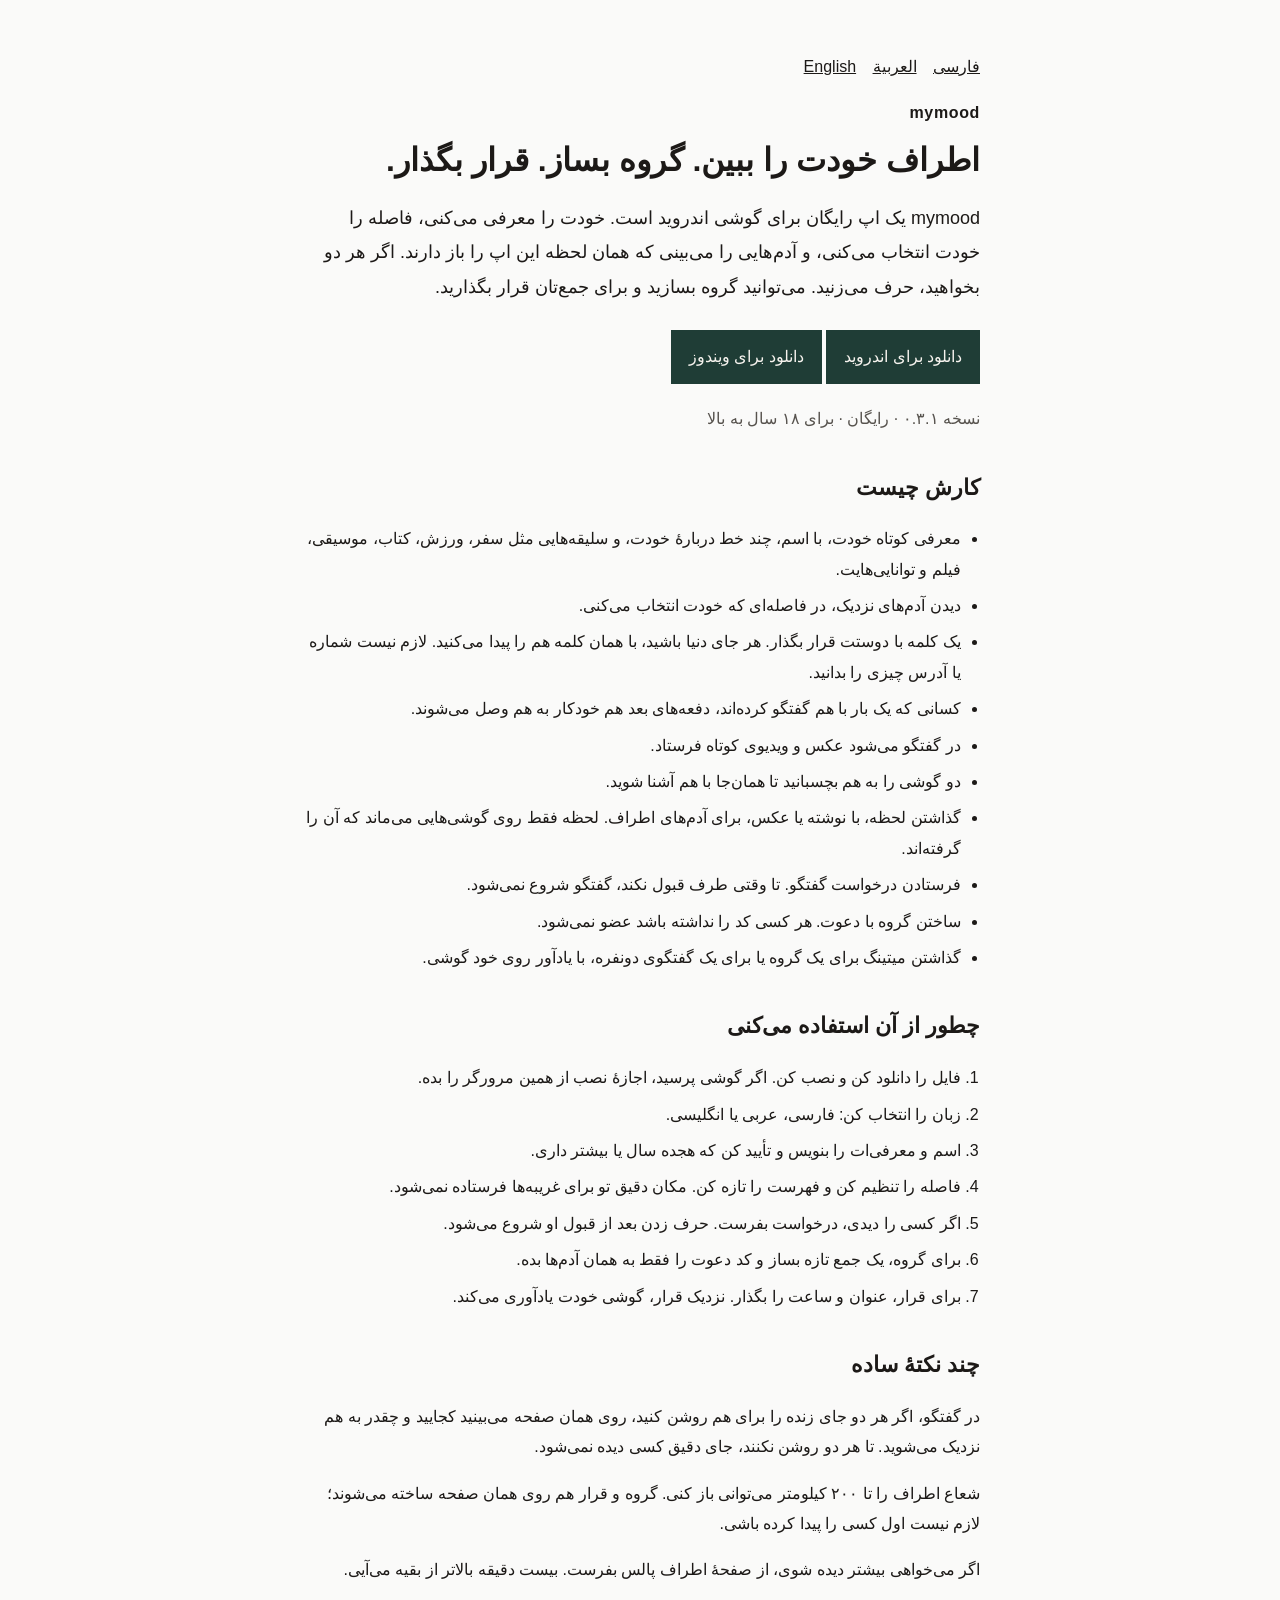
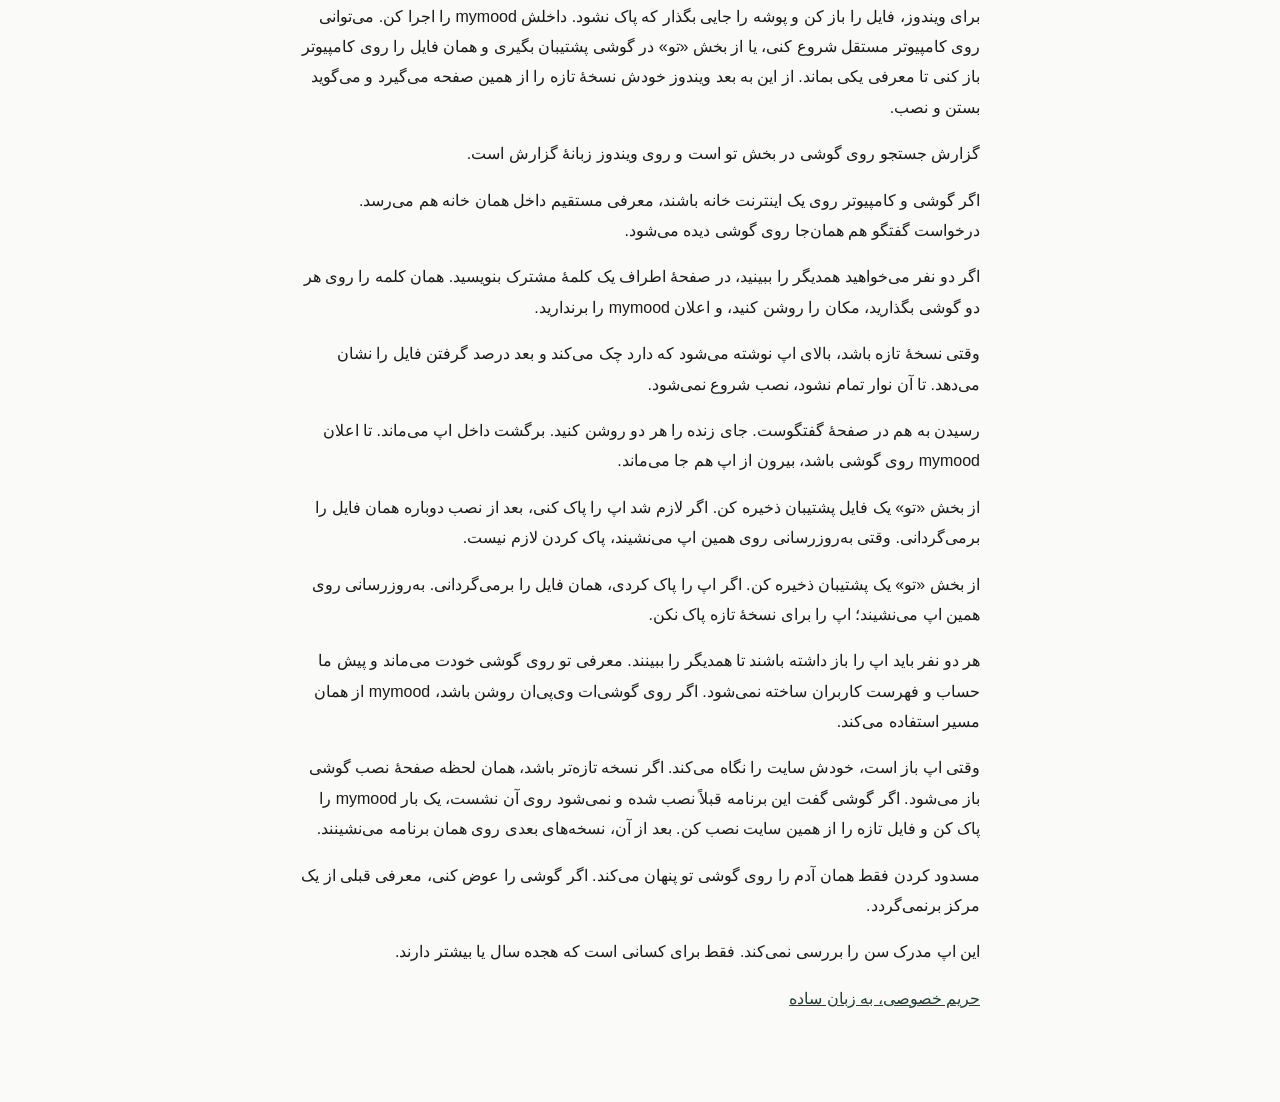
<file: index.html>
<!DOCTYPE html>
<html lang="fa" dir="rtl">
<head>
  <meta charset="utf-8" />
  <meta name="viewport" content="width=device-width, initial-scale=1" />
  <title>mymood | آدم‌های اطراف، گروه و قرار</title>
  <meta name="description" content="mymood اپ رایگان اندروید است. اطراف خودت را می‌بینی، خودت را معرفی می‌کنی، گروه می‌سازی و قرار می‌گذاری. بدون ثبت‌نام." />
  <meta name="robots" content="index,follow" />
  <link rel="canonical" href="https://megavegas.github.io/mymood-site/" />
  <link rel="alternate" hreflang="fa" href="https://megavegas.github.io/mymood-site/" />
  <link rel="alternate" hreflang="ar" href="https://megavegas.github.io/mymood-site/ar.html" />
  <link rel="alternate" hreflang="en" href="https://megavegas.github.io/mymood-site/en.html" />
  <link rel="alternate" hreflang="x-default" href="https://megavegas.github.io/mymood-site/" />
  <meta property="og:title" content="mymood | آدم‌های اطراف، گروه و قرار" />
  <meta property="og:description" content="اطراف خودت را ببین، گروه بساز و قرار بگذار. معرفی‌ات پیش ما نمی‌ماند." />
  <meta property="og:type" content="website" />
  <meta property="og:url" content="https://megavegas.github.io/mymood-site/" />
  <meta property="og:locale" content="fa_IR" />
  <link rel="icon" href="icon.svg" type="image/svg+xml" />
  <link rel="stylesheet" href="site.css" />
  <script type="application/ld+json">
  {
    "@context": "https://schema.org",
    "@type": "MobileApplication",
    "name": "mymood",
    "operatingSystem": "Android",
    "applicationCategory": "SocialNetworkingApplication",
    "offers": { "@type": "Offer", "price": "0", "priceCurrency": "USD" },
    "inLanguage": ["fa", "ar", "en"],
    "downloadUrl": "https://megavegas.github.io/mymood-site/downloads/mymood.apk",
    "description": "اپ رایگان برای دیدن آدم‌های اطراف، ساختن گروه و گذاشتن قرار. بدون ثبت‌نام."
  }
  </script>
</head>
<body>
  <main>
    <p class="langs"><a href="index.html" aria-current="page">فارسی</a> <a href="ar.html">العربية</a> <a href="en.html">English</a></p>
    <p class="mark">mymood</p>
    <h1>اطراف خودت را ببین. گروه بساز. قرار بگذار.</h1>
    <p class="lead">mymood یک اپ رایگان برای گوشی اندروید است. خودت را معرفی می‌کنی، فاصله را خودت انتخاب می‌کنی، و آدم‌هایی را می‌بینی که همان لحظه این اپ را باز دارند. اگر هر دو بخواهید، حرف می‌زنید. می‌توانید گروه بسازید و برای جمع‌تان قرار بگذارید.</p>
    <a class="btn" href="downloads/mymood.apk" download>دانلود برای اندروید</a>
    <a class="btn" href="downloads/mymood-windows.zip">دانلود برای ویندوز</a>
    <p class="note">نسخه ۰.۳.۱ · رایگان · برای ۱۸ سال به بالا</p>

    <h2>کارش چیست</h2>
    <ul>
      <li>معرفی کوتاه خودت، با اسم، چند خط دربارهٔ خودت، و سلیقه‌هایی مثل سفر، ورزش، کتاب، موسیقی، فیلم و توانایی‌هایت.</li>
      <li>دیدن آدم‌های نزدیک، در فاصله‌ای که خودت انتخاب می‌کنی.</li>
      <li>یک کلمه با دوستت قرار بگذار. هر جای دنیا باشید، با همان کلمه هم را پیدا می‌کنید. لازم نیست شماره یا آدرس چیزی را بدانید.</li>
      <li>کسانی که یک بار با هم گفتگو کرده‌اند، دفعه‌های بعد هم خودکار به هم وصل می‌شوند.</li>
      <li>در گفتگو می‌شود عکس و ویدیوی کوتاه فرستاد.</li>
      <li>دو گوشی را به هم بچسبانید تا همان‌جا با هم آشنا شوید.</li>
      <li>گذاشتن لحظه، با نوشته یا عکس، برای آدم‌های اطراف. لحظه فقط روی گوشی‌هایی می‌ماند که آن را گرفته‌اند.</li>
      <li>فرستادن درخواست گفتگو. تا وقتی طرف قبول نکند، گفتگو شروع نمی‌شود.</li>
      <li>ساختن گروه با دعوت. هر کسی کد را نداشته باشد عضو نمی‌شود.</li>
      <li>گذاشتن میتینگ برای یک گروه یا برای یک گفتگوی دونفره، با یادآور روی خود گوشی.</li>
    </ul>

    <h2>چطور از آن استفاده می‌کنی</h2>
    <ol>
      <li>فایل را دانلود کن و نصب کن. اگر گوشی پرسید، اجازهٔ نصب از همین مرورگر را بده.</li>
      <li>زبان را انتخاب کن: فارسی، عربی یا انگلیسی.</li>
      <li>اسم و معرفی‌ات را بنویس و تأیید کن که هجده سال یا بیشتر داری.</li>
      <li>فاصله را تنظیم کن و فهرست را تازه کن. مکان دقیق تو برای غریبه‌ها فرستاده نمی‌شود.</li>
      <li>اگر کسی را دیدی، درخواست بفرست. حرف زدن بعد از قبول او شروع می‌شود.</li>
      <li>برای گروه، یک جمع تازه بساز و کد دعوت را فقط به همان آدم‌ها بده.</li>
      <li>برای قرار، عنوان و ساعت را بگذار. نزدیک قرار، گوشی خودت یادآوری می‌کند.</li>
    </ol>

    <h2>چند نکتهٔ ساده</h2>
    <p>در گفتگو، اگر هر دو جای زنده را برای هم روشن کنید، روی همان صفحه می‌بینید کجایید و چقدر به هم نزدیک می‌شوید. تا هر دو روشن نکنند، جای دقیق کسی دیده نمی‌شود.</p>
    <p>شعاع اطراف را تا ۲۰۰ کیلومتر می‌توانی باز کنی. گروه و قرار هم روی همان صفحه ساخته می‌شوند؛ لازم نیست اول کسی را پیدا کرده باشی.</p>
    <p>اگر می‌خواهی بیشتر دیده شوی، از صفحهٔ اطراف پالس بفرست. بیست دقیقه بالاتر از بقیه می‌آیی.</p>
    <p>برای ویندوز، فایل را باز کن و پوشه را جایی بگذار که پاک نشود. داخلش mymood را اجرا کن. می‌توانی روی کامپیوتر مستقل شروع کنی، یا از بخش «تو» در گوشی پشتیبان بگیری و همان فایل را روی کامپیوتر باز کنی تا معرفی یکی بماند. از این به بعد ویندوز خودش نسخهٔ تازه را از همین صفحه می‌گیرد و می‌گوید بستن و نصب.</p>
    <p>گزارش جستجو روی گوشی در بخش تو است و روی ویندوز زبانهٔ گزارش است.</p>
    <p>اگر گوشی و کامپیوتر روی یک اینترنت خانه باشند، معرفی مستقیم داخل همان خانه هم می‌رسد. درخواست گفتگو هم همان‌جا روی گوشی دیده می‌شود.</p>
    <p>اگر دو نفر می‌خواهید همدیگر را ببینید، در صفحهٔ اطراف یک کلمهٔ مشترک بنویسید. همان کلمه را روی هر دو گوشی بگذارید، مکان را روشن کنید، و اعلان mymood را برندارید.</p>
    <p>وقتی نسخهٔ تازه باشد، بالای اپ نوشته می‌شود که دارد چک می‌کند و بعد درصد گرفتن فایل را نشان می‌دهد. تا آن نوار تمام نشود، نصب شروع نمی‌شود.</p>
    <p>رسیدن به هم در صفحهٔ گفتگوست. جای زنده را هر دو روشن کنید. برگشت داخل اپ می‌ماند. تا اعلان mymood روی گوشی باشد، بیرون از اپ هم جا می‌ماند.</p>
    <p>از بخش «تو» یک فایل پشتیبان ذخیره کن. اگر لازم شد اپ را پاک کنی، بعد از نصب دوباره همان فایل را برمی‌گردانی. وقتی به‌روزرسانی روی همین اپ می‌نشیند، پاک کردن لازم نیست.</p>
    <p>از بخش «تو» یک پشتیبان ذخیره کن. اگر اپ را پاک کردی، همان فایل را برمی‌گردانی. به‌روزرسانی روی همین اپ می‌نشیند؛ اپ را برای نسخهٔ تازه پاک نکن.</p>
    <p>هر دو نفر باید اپ را باز داشته باشند تا همدیگر را ببینند. معرفی تو روی گوشی خودت می‌ماند و پیش ما حساب و فهرست کاربران ساخته نمی‌شود. اگر روی گوشی‌ات وی‌پی‌ان روشن باشد، mymood از همان مسیر استفاده می‌کند.</p>
    <p>وقتی اپ باز است، خودش سایت را نگاه می‌کند. اگر نسخه تازه‌تر باشد، همان لحظه صفحهٔ نصب گوشی باز می‌شود. اگر گوشی گفت این برنامه قبلاً نصب شده و نمی‌شود روی آن نشست، یک بار mymood را پاک کن و فایل تازه را از همین سایت نصب کن. بعد از آن، نسخه‌های بعدی روی همان برنامه می‌نشینند.</p>
    <p>مسدود کردن فقط همان آدم را روی گوشی تو پنهان می‌کند. اگر گوشی را عوض کنی، معرفی قبلی از یک مرکز برنمی‌گردد.</p>
    <p>این اپ مدرک سن را بررسی نمی‌کند. فقط برای کسانی است که هجده سال یا بیشتر دارند.</p>

    <p><a href="privacy.html">حریم خصوصی، به زبان ساده</a></p>
  </main>
</body>
</html>
</file>
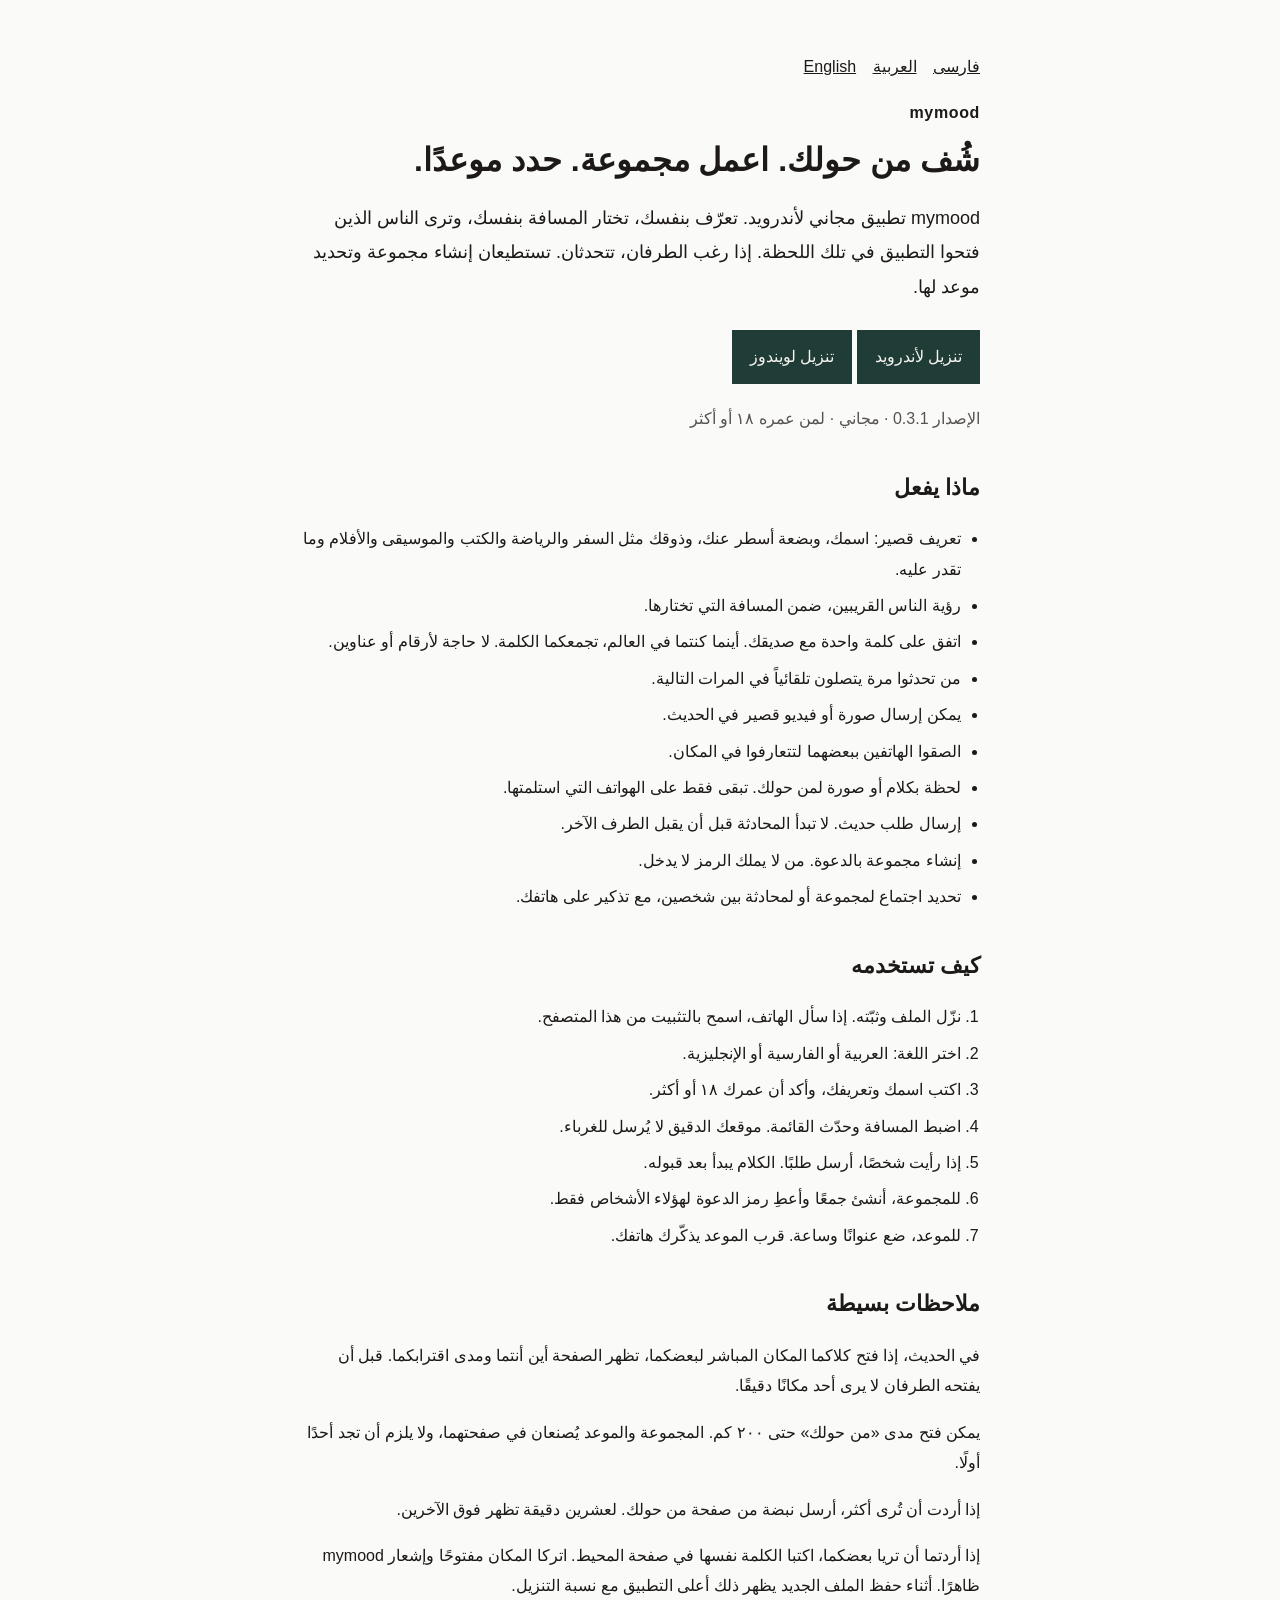
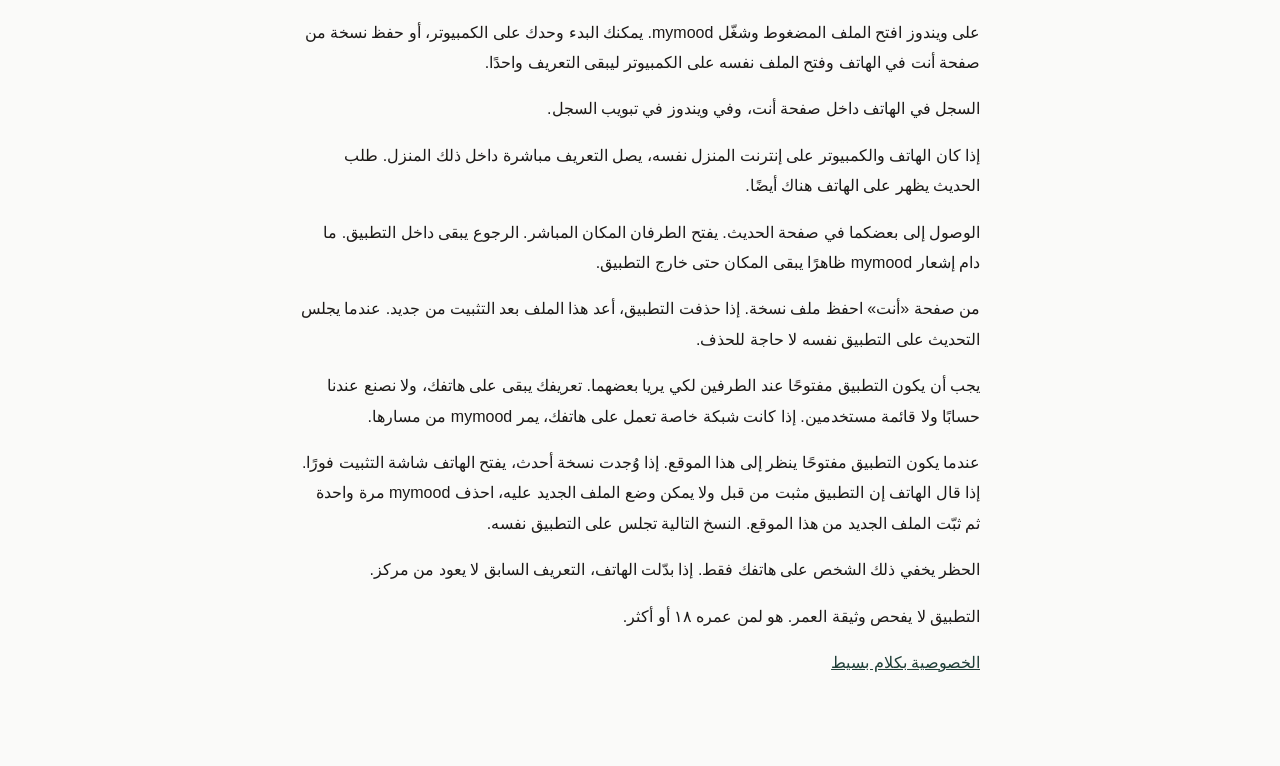
<file: ar.html>
<!DOCTYPE html>
<html lang="ar" dir="rtl">
<head>
  <meta charset="utf-8" />
  <meta name="viewport" content="width=device-width, initial-scale=1" />
  <title>mymood | من حولك، ومجموعة، وموعد</title>
  <meta name="description" content="mymood تطبيق أندرويد مجاني. ترى من حولك، تعرّف بنفسك، تنشئ مجموعة وتحدد موعدًا. بلا تسجيل." />
  <meta name="robots" content="index,follow" />
  <link rel="canonical" href="https://megavegas.github.io/mymood-site/ar.html" />
  <link rel="alternate" hreflang="fa" href="https://megavegas.github.io/mymood-site/" />
  <link rel="alternate" hreflang="ar" href="https://megavegas.github.io/mymood-site/ar.html" />
  <link rel="alternate" hreflang="en" href="https://megavegas.github.io/mymood-site/en.html" />
  <link rel="alternate" hreflang="x-default" href="https://megavegas.github.io/mymood-site/" />
  <meta property="og:title" content="mymood | من حولك، ومجموعة، وموعد" />
  <meta property="og:description" content="شُف من حولك، اعمل مجموعة، وحدد موعدًا. تعريفك لا يُحفظ عندنا." />
  <meta property="og:type" content="website" />
  <meta property="og:url" content="https://megavegas.github.io/mymood-site/ar.html" />
  <meta property="og:locale" content="ar" />
  <link rel="icon" href="icon.svg" type="image/svg+xml" />
  <link rel="stylesheet" href="site.css" />
</head>
<body>
  <main>
    <p class="langs"><a href="index.html">فارسی</a> <a href="ar.html" aria-current="page">العربية</a> <a href="en.html">English</a></p>
    <p class="mark">mymood</p>
    <h1>شُف من حولك. اعمل مجموعة. حدد موعدًا.</h1>
    <p class="lead">mymood تطبيق مجاني لأندرويد. تعرّف بنفسك، تختار المسافة بنفسك، وترى الناس الذين فتحوا التطبيق في تلك اللحظة. إذا رغب الطرفان، تتحدثان. تستطيعان إنشاء مجموعة وتحديد موعد لها.</p>
    <a class="btn" href="downloads/mymood.apk" download>تنزيل لأندرويد</a>
    <a class="btn" href="downloads/mymood-windows.zip">تنزيل لويندوز</a>
    <p class="note">الإصدار 0.3.1 · مجاني · لمن عمره ١٨ أو أكثر</p>

    <h2>ماذا يفعل</h2>
    <ul>
      <li>تعريف قصير: اسمك، وبضعة أسطر عنك، وذوقك مثل السفر والرياضة والكتب والموسيقى والأفلام وما تقدر عليه.</li>
      <li>رؤية الناس القريبين، ضمن المسافة التي تختارها.</li>
      <li>اتفق على كلمة واحدة مع صديقك. أينما كنتما في العالم، تجمعكما الكلمة. لا حاجة لأرقام أو عناوين.</li>
      <li>من تحدثوا مرة يتصلون تلقائياً في المرات التالية.</li>
      <li>يمكن إرسال صورة أو فيديو قصير في الحديث.</li>
      <li>الصقوا الهاتفين ببعضهما لتتعارفوا في المكان.</li>
      <li>لحظة بكلام أو صورة لمن حولك. تبقى فقط على الهواتف التي استلمتها.</li>
      <li>إرسال طلب حديث. لا تبدأ المحادثة قبل أن يقبل الطرف الآخر.</li>
      <li>إنشاء مجموعة بالدعوة. من لا يملك الرمز لا يدخل.</li>
      <li>تحديد اجتماع لمجموعة أو لمحادثة بين شخصين، مع تذكير على هاتفك.</li>
    </ul>

    <h2>كيف تستخدمه</h2>
    <ol>
      <li>نزّل الملف وثبّته. إذا سأل الهاتف، اسمح بالتثبيت من هذا المتصفح.</li>
      <li>اختر اللغة: العربية أو الفارسية أو الإنجليزية.</li>
      <li>اكتب اسمك وتعريفك، وأكد أن عمرك ١٨ أو أكثر.</li>
      <li>اضبط المسافة وحدّث القائمة. موقعك الدقيق لا يُرسل للغرباء.</li>
      <li>إذا رأيت شخصًا، أرسل طلبًا. الكلام يبدأ بعد قبوله.</li>
      <li>للمجموعة، أنشئ جمعًا وأعطِ رمز الدعوة لهؤلاء الأشخاص فقط.</li>
      <li>للموعد، ضع عنوانًا وساعة. قرب الموعد يذكّرك هاتفك.</li>
    </ol>

    <h2>ملاحظات بسيطة</h2>
    <p>في الحديث، إذا فتح كلاكما المكان المباشر لبعضكما، تظهر الصفحة أين أنتما ومدى اقترابكما. قبل أن يفتحه الطرفان لا يرى أحد مكانًا دقيقًا.</p>
    <p>يمكن فتح مدى «من حولك» حتى ٢٠٠ كم. المجموعة والموعد يُصنعان في صفحتهما، ولا يلزم أن تجد أحدًا أولًا.</p>
    <p>إذا أردت أن تُرى أكثر، أرسل نبضة من صفحة من حولك. لعشرين دقيقة تظهر فوق الآخرين.</p>
    <p>إذا أردتما أن تريا بعضكما، اكتبا الكلمة نفسها في صفحة المحيط. اتركا المكان مفتوحًا وإشعار mymood ظاهرًا. أثناء حفظ الملف الجديد يظهر ذلك أعلى التطبيق مع نسبة التنزيل.</p>
    <p>على ويندوز افتح الملف المضغوط وشغّل mymood. يمكنك البدء وحدك على الكمبيوتر، أو حفظ نسخة من صفحة أنت في الهاتف وفتح الملف نفسه على الكمبيوتر ليبقى التعريف واحدًا.</p>
    <p>السجل في الهاتف داخل صفحة أنت، وفي ويندوز في تبويب السجل.</p>
    <p>إذا كان الهاتف والكمبيوتر على إنترنت المنزل نفسه، يصل التعريف مباشرة داخل ذلك المنزل. طلب الحديث يظهر على الهاتف هناك أيضًا.</p>
    <p>الوصول إلى بعضكما في صفحة الحديث. يفتح الطرفان المكان المباشر. الرجوع يبقى داخل التطبيق. ما دام إشعار mymood ظاهرًا يبقى المكان حتى خارج التطبيق.</p>
    <p>من صفحة «أنت» احفظ ملف نسخة. إذا حذفت التطبيق، أعد هذا الملف بعد التثبيت من جديد. عندما يجلس التحديث على التطبيق نفسه لا حاجة للحذف.</p>
    <p>يجب أن يكون التطبيق مفتوحًا عند الطرفين لكي يريا بعضهما. تعريفك يبقى على هاتفك، ولا نصنع عندنا حسابًا ولا قائمة مستخدمين. إذا كانت شبكة خاصة تعمل على هاتفك، يمر mymood من مسارها.</p>
    <p>عندما يكون التطبيق مفتوحًا ينظر إلى هذا الموقع. إذا وُجدت نسخة أحدث، يفتح الهاتف شاشة التثبيت فورًا. إذا قال الهاتف إن التطبيق مثبت من قبل ولا يمكن وضع الملف الجديد عليه، احذف mymood مرة واحدة ثم ثبّت الملف الجديد من هذا الموقع. النسخ التالية تجلس على التطبيق نفسه.</p>
    <p>الحظر يخفي ذلك الشخص على هاتفك فقط. إذا بدّلت الهاتف، التعريف السابق لا يعود من مركز.</p>
    <p>التطبيق لا يفحص وثيقة العمر. هو لمن عمره ١٨ أو أكثر.</p>

    <p><a href="privacy.html">الخصوصية بكلام بسيط</a></p>
  </main>
</body>
</html>
</file>
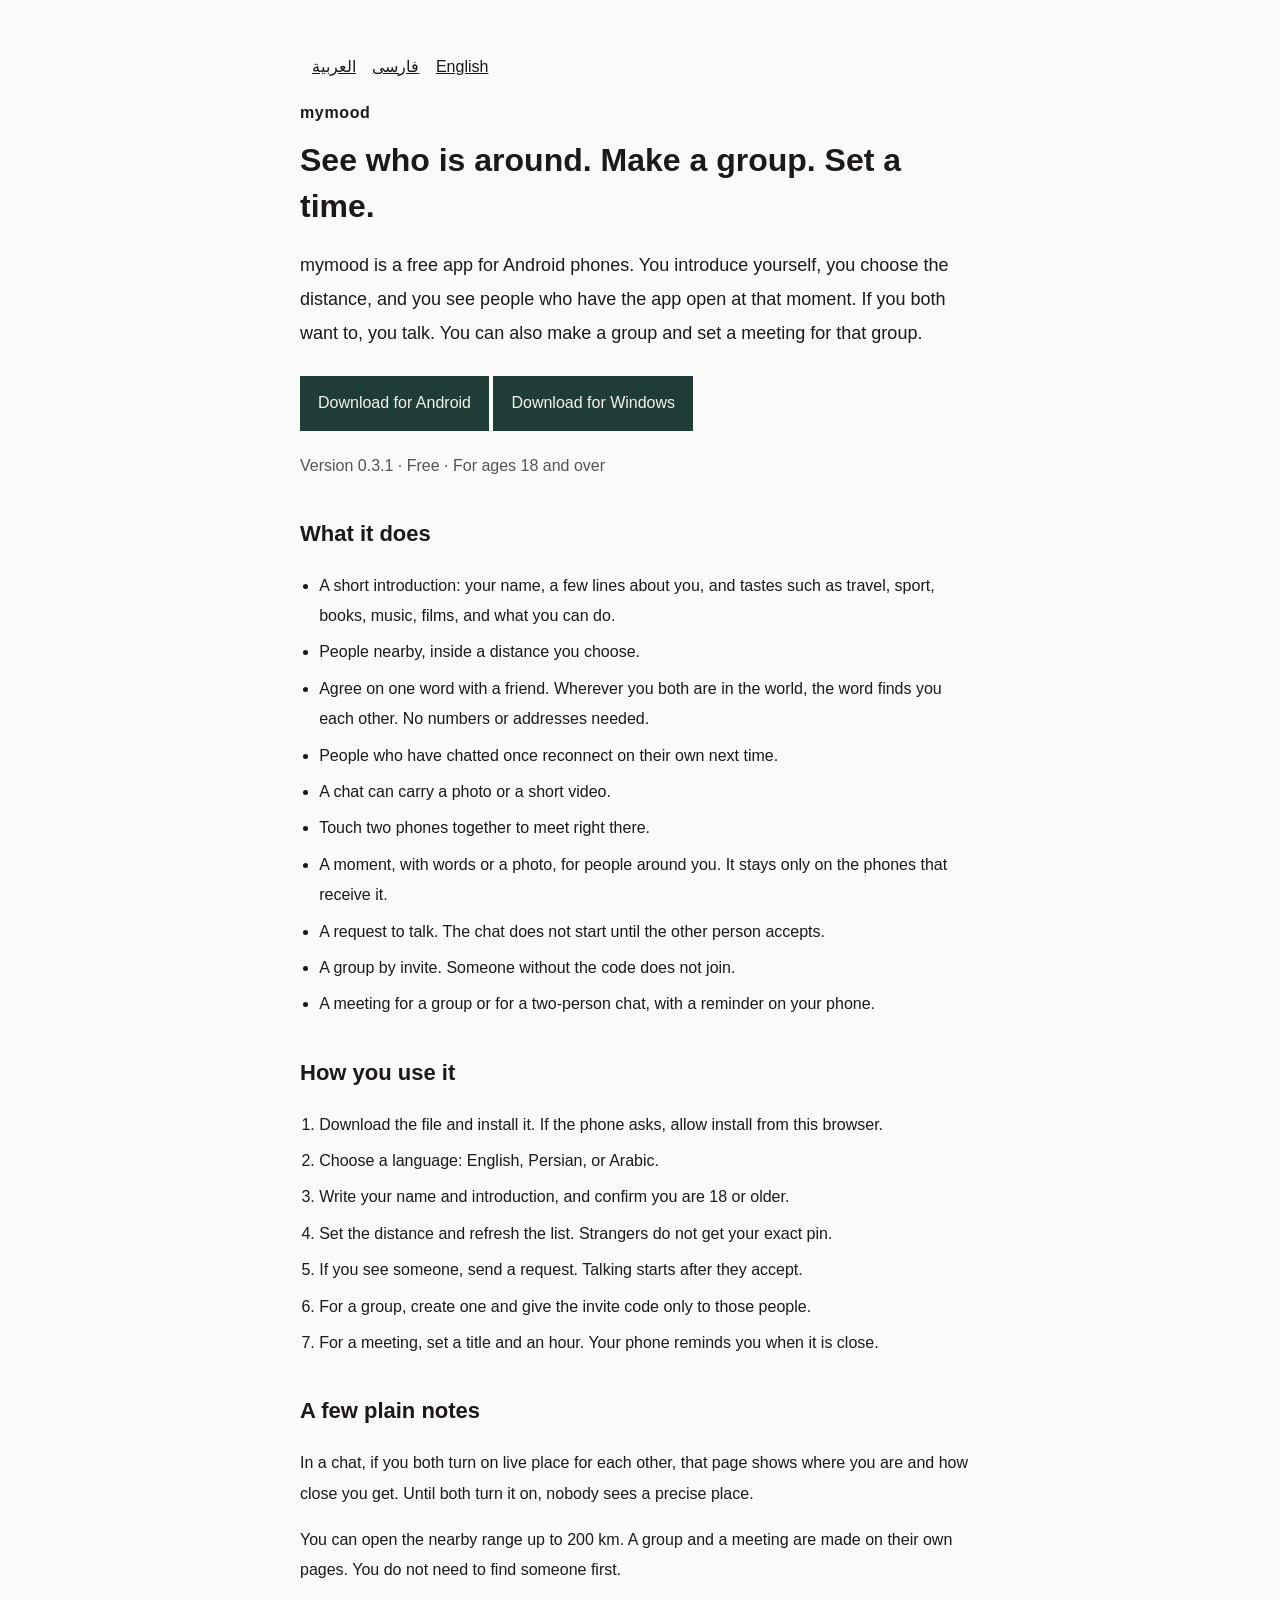
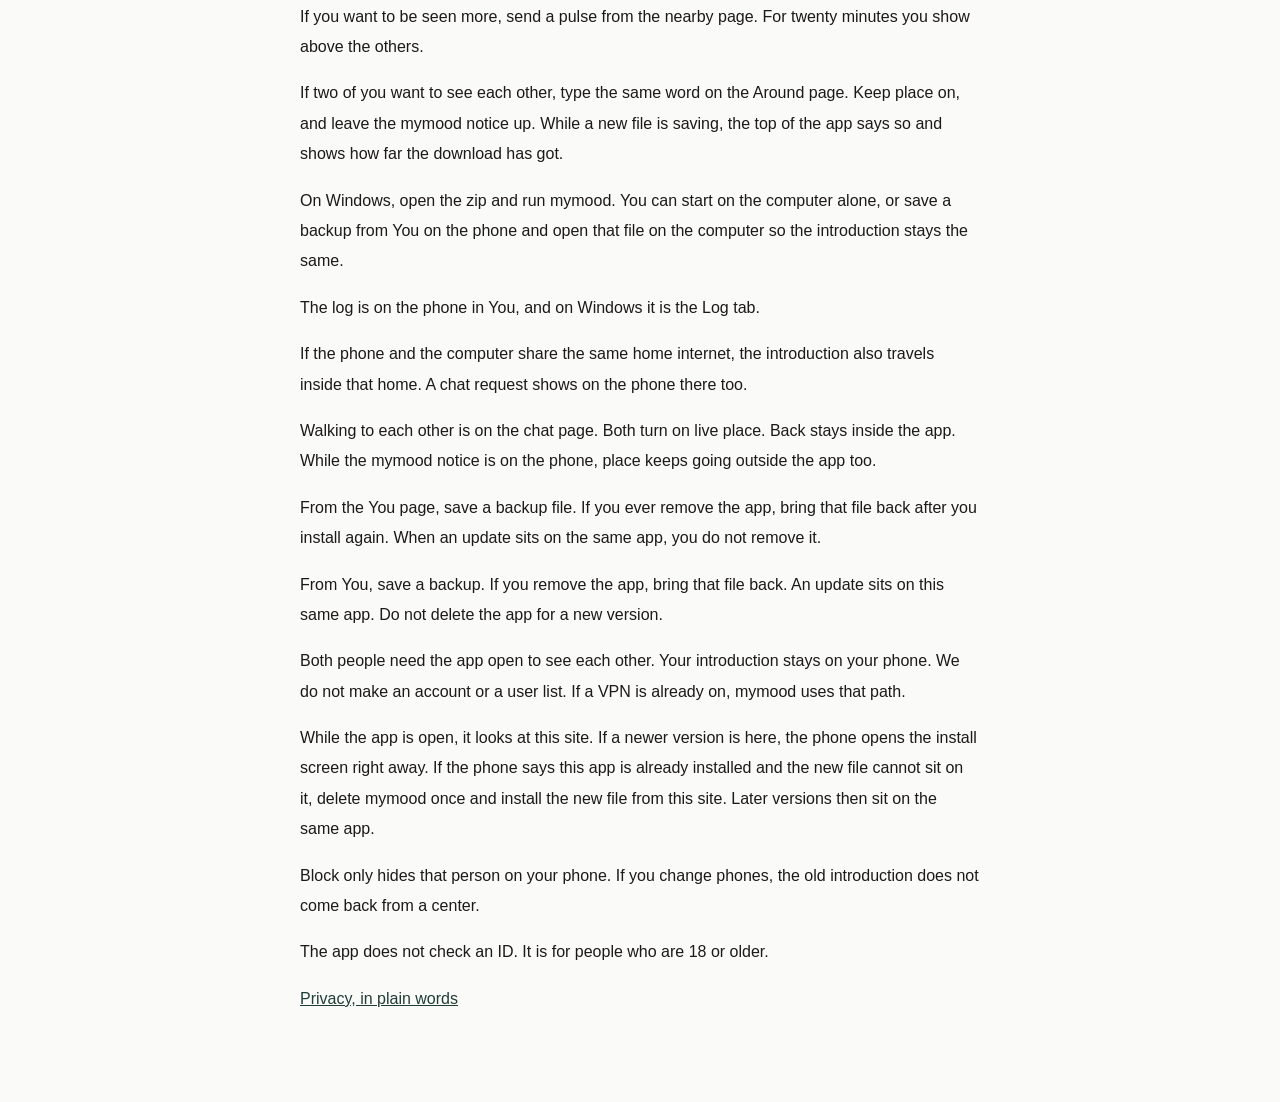
<file: en.html>
<!DOCTYPE html>
<html lang="en" dir="ltr">
<head>
  <meta charset="utf-8" />
  <meta name="viewport" content="width=device-width, initial-scale=1" />
  <title>mymood | People nearby, groups, and meetings</title>
  <meta name="description" content="mymood is a free Android app. See people around you, introduce yourself, make a group, and set a meeting. No sign-up." />
  <meta name="robots" content="index,follow" />
  <link rel="canonical" href="https://megavegas.github.io/mymood-site/en.html" />
  <link rel="alternate" hreflang="fa" href="https://megavegas.github.io/mymood-site/" />
  <link rel="alternate" hreflang="ar" href="https://megavegas.github.io/mymood-site/ar.html" />
  <link rel="alternate" hreflang="en" href="https://megavegas.github.io/mymood-site/en.html" />
  <link rel="alternate" hreflang="x-default" href="https://megavegas.github.io/mymood-site/" />
  <meta property="og:title" content="mymood | People nearby, groups, and meetings" />
  <meta property="og:description" content="See who is around, make a group, and set a time. We do not keep your introduction." />
  <meta property="og:type" content="website" />
  <meta property="og:url" content="https://megavegas.github.io/mymood-site/en.html" />
  <meta property="og:locale" content="en_US" />
  <link rel="icon" href="icon.svg" type="image/svg+xml" />
  <link rel="stylesheet" href="site.css" />
</head>
<body>
  <main class="ltr">
    <p class="langs"><a href="index.html">فارسی</a> <a href="ar.html">العربية</a> <a href="en.html" aria-current="page">English</a></p>
    <p class="mark">mymood</p>
    <h1>See who is around. Make a group. Set a time.</h1>
    <p class="lead">mymood is a free app for Android phones. You introduce yourself, you choose the distance, and you see people who have the app open at that moment. If you both want to, you talk. You can also make a group and set a meeting for that group.</p>
    <a class="btn" href="downloads/mymood.apk" download>Download for Android</a>
    <a class="btn" href="downloads/mymood-windows.zip">Download for Windows</a>
    <p class="note">Version 0.3.1 · Free · For ages 18 and over</p>

    <h2>What it does</h2>
    <ul>
      <li>A short introduction: your name, a few lines about you, and tastes such as travel, sport, books, music, films, and what you can do.</li>
      <li>People nearby, inside a distance you choose.</li>
      <li>Agree on one word with a friend. Wherever you both are in the world, the word finds you each other. No numbers or addresses needed.</li>
      <li>People who have chatted once reconnect on their own next time.</li>
      <li>A chat can carry a photo or a short video.</li>
      <li>Touch two phones together to meet right there.</li>
      <li>A moment, with words or a photo, for people around you. It stays only on the phones that receive it.</li>
      <li>A request to talk. The chat does not start until the other person accepts.</li>
      <li>A group by invite. Someone without the code does not join.</li>
      <li>A meeting for a group or for a two-person chat, with a reminder on your phone.</li>
    </ul>

    <h2>How you use it</h2>
    <ol>
      <li>Download the file and install it. If the phone asks, allow install from this browser.</li>
      <li>Choose a language: English, Persian, or Arabic.</li>
      <li>Write your name and introduction, and confirm you are 18 or older.</li>
      <li>Set the distance and refresh the list. Strangers do not get your exact pin.</li>
      <li>If you see someone, send a request. Talking starts after they accept.</li>
      <li>For a group, create one and give the invite code only to those people.</li>
      <li>For a meeting, set a title and an hour. Your phone reminds you when it is close.</li>
    </ol>

    <h2>A few plain notes</h2>
    <p>In a chat, if you both turn on live place for each other, that page shows where you are and how close you get. Until both turn it on, nobody sees a precise place.</p>
    <p>You can open the nearby range up to 200 km. A group and a meeting are made on their own pages. You do not need to find someone first.</p>
    <p>If you want to be seen more, send a pulse from the nearby page. For twenty minutes you show above the others.</p>
    <p>If two of you want to see each other, type the same word on the Around page. Keep place on, and leave the mymood notice up. While a new file is saving, the top of the app says so and shows how far the download has got.</p>
    <p>On Windows, open the zip and run mymood. You can start on the computer alone, or save a backup from You on the phone and open that file on the computer so the introduction stays the same.</p>
    <p>The log is on the phone in You, and on Windows it is the Log tab.</p>
    <p>If the phone and the computer share the same home internet, the introduction also travels inside that home. A chat request shows on the phone there too.</p>
    <p>Walking to each other is on the chat page. Both turn on live place. Back stays inside the app. While the mymood notice is on the phone, place keeps going outside the app too.</p>
    <p>From the You page, save a backup file. If you ever remove the app, bring that file back after you install again. When an update sits on the same app, you do not remove it.</p>
    <p>From You, save a backup. If you remove the app, bring that file back. An update sits on this same app. Do not delete the app for a new version.</p>
    <p>Both people need the app open to see each other. Your introduction stays on your phone. We do not make an account or a user list. If a VPN is already on, mymood uses that path.</p>
    <p>While the app is open, it looks at this site. If a newer version is here, the phone opens the install screen right away. If the phone says this app is already installed and the new file cannot sit on it, delete mymood once and install the new file from this site. Later versions then sit on the same app.</p>
    <p>Block only hides that person on your phone. If you change phones, the old introduction does not come back from a center.</p>
    <p>The app does not check an ID. It is for people who are 18 or older.</p>

    <p><a href="privacy.html">Privacy, in plain words</a></p>
  </main>
</body>
</html>
</file>
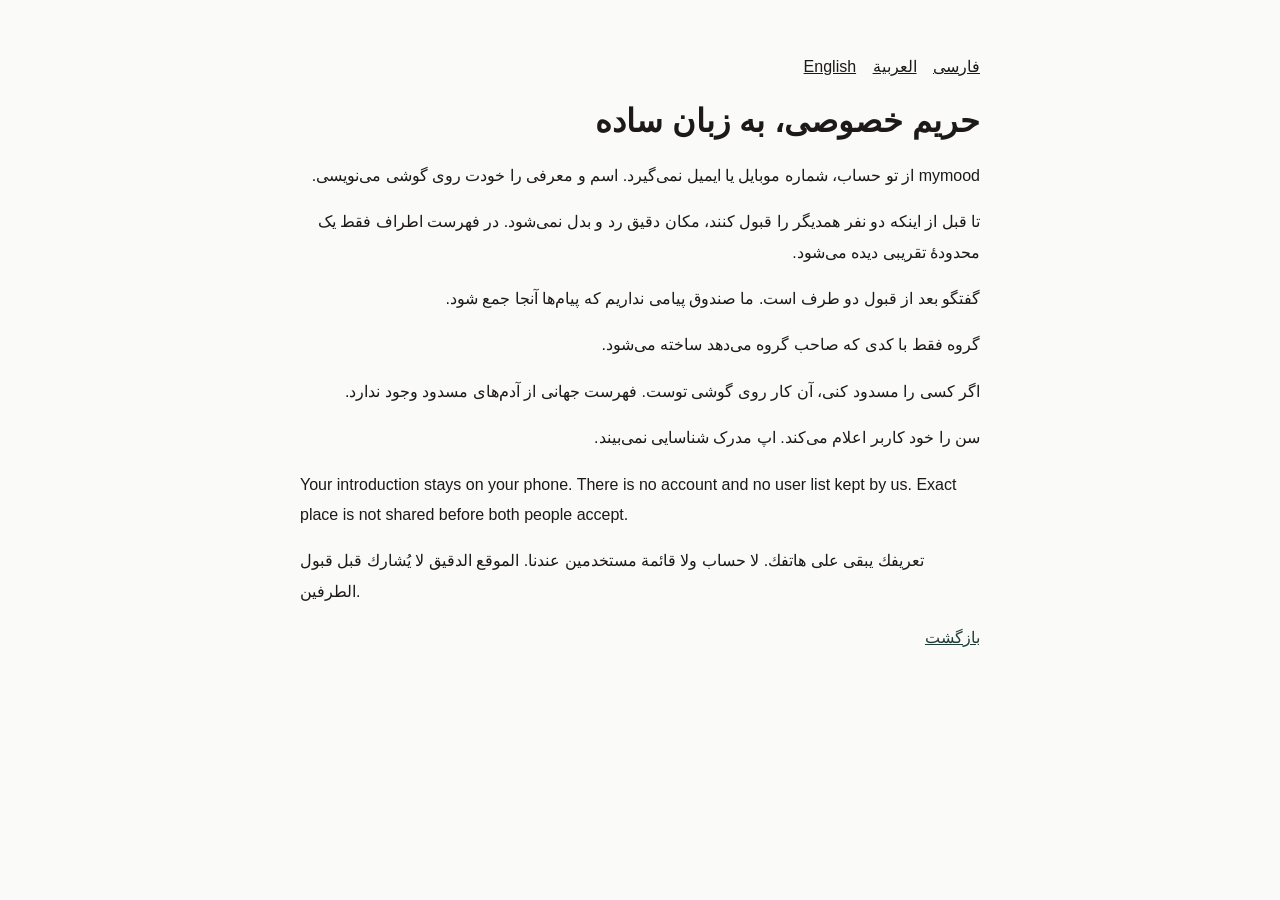
<file: privacy.html>
<!DOCTYPE html>
<html lang="fa" dir="rtl">
<head>
  <meta charset="utf-8" />
  <meta name="viewport" content="width=device-width, initial-scale=1" />
  <title>حریم خصوصی mymood</title>
  <meta name="description" content="در mymood معرفی‌ات روی گوشی خودت می‌ماند. ثبت‌نام و فهرست کاربران پیش ما وجود ندارد." />
  <meta name="robots" content="index,follow" />
  <link rel="canonical" href="https://megavegas.github.io/mymood-site/privacy.html" />
  <link rel="icon" href="icon.svg" type="image/svg+xml" />
  <link rel="stylesheet" href="site.css" />
</head>
<body>
  <main>
    <p class="langs"><a href="index.html">فارسی</a> <a href="ar.html">العربية</a> <a href="en.html">English</a></p>
    <h1>حریم خصوصی، به زبان ساده</h1>
    <p>mymood از تو حساب، شماره موبایل یا ایمیل نمی‌گیرد. اسم و معرفی را خودت روی گوشی می‌نویسی.</p>
    <p>تا قبل از اینکه دو نفر همدیگر را قبول کنند، مکان دقیق رد و بدل نمی‌شود. در فهرست اطراف فقط یک محدودهٔ تقریبی دیده می‌شود.</p>
    <p>گفتگو بعد از قبول دو طرف است. ما صندوق پیامی نداریم که پیام‌ها آنجا جمع شود.</p>
    <p>گروه فقط با کدی که صاحب گروه می‌دهد ساخته می‌شود.</p>
    <p>اگر کسی را مسدود کنی، آن کار روی گوشی توست. فهرست جهانی از آدم‌های مسدود وجود ندارد.</p>
    <p>سن را خود کاربر اعلام می‌کند. اپ مدرک شناسایی نمی‌بیند.</p>
    <p class="ltr" lang="en">Your introduction stays on your phone. There is no account and no user list kept by us. Exact place is not shared before both people accept.</p>
    <p class="ltr" lang="ar" dir="rtl">تعريفك يبقى على هاتفك. لا حساب ولا قائمة مستخدمين عندنا. الموقع الدقيق لا يُشارك قبل قبول الطرفين.</p>
    <p><a href="index.html">بازگشت</a></p>
  </main>
</body>
</html>
</file>
<file: site.css>
:root {
  --ink: #1c1917;
  --muted: #57534e;
  --paper: #fafaf9;
  --card: #ffffff;
  --line: #e7e5e4;
  --btn: #1f3d36;
}
* { box-sizing: border-box; }
body {
  margin: 0;
  background: var(--paper);
  color: var(--ink);
  font-family: Tahoma, "Segoe UI", sans-serif;
  line-height: 1.9;
}
main { max-width: 720px; margin: 0 auto; padding: 36px 20px 72px; }
.ltr { direction: ltr; text-align: left; font-family: "Segoe UI", Tahoma, sans-serif; }
.mark { font-weight: 700; letter-spacing: 0.04em; margin: 0; }
h1 { font-size: 32px; line-height: 1.45; margin: 8px 0 12px; }
h2 { font-size: 22px; margin: 32px 0 8px; }
.lead { font-size: 18px; }
.note, .langs { color: var(--muted); }
.langs a { color: var(--ink); margin-left: 12px; }
.btn {
  display: inline-block;
  background: var(--btn);
  color: #f6f3ee;
  text-decoration: none;
  padding: 12px 18px;
  margin: 8px 0 4px;
}
a { color: var(--btn); }
ul, ol { padding-inline-start: 1.2em; }
li { margin: 6px 0; }
</file>
